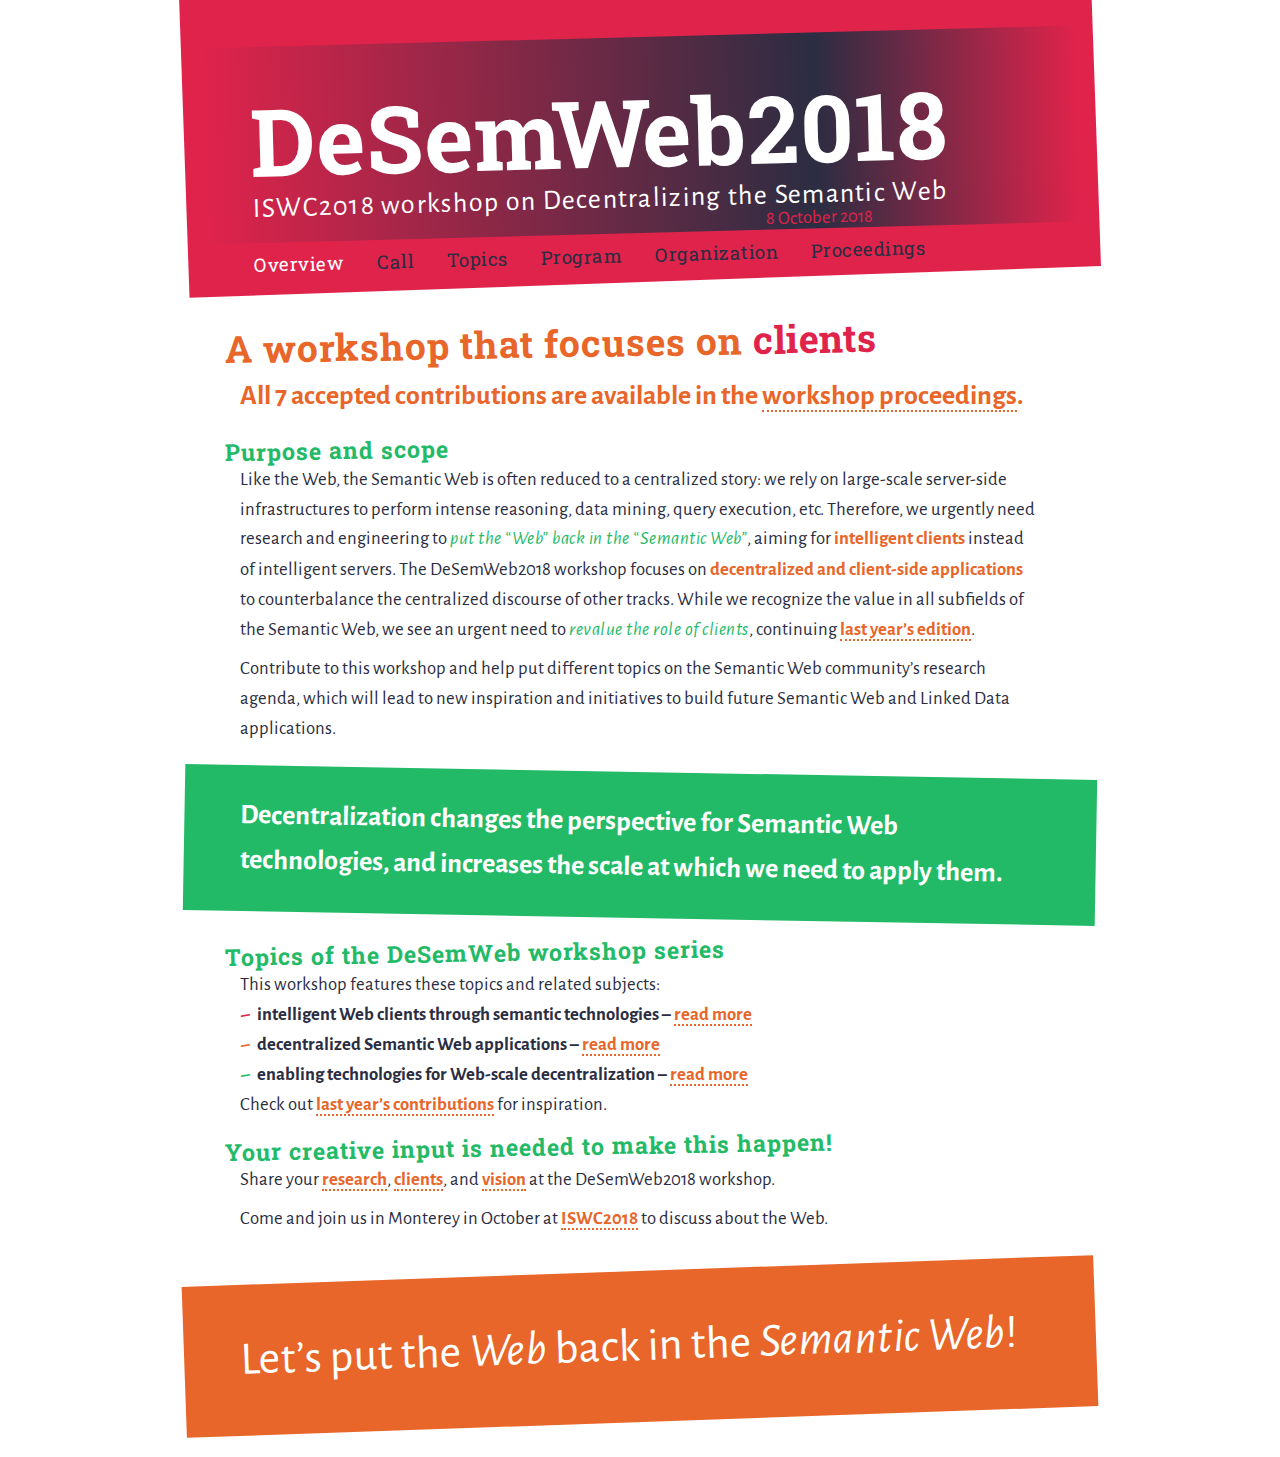
<file: index.html>
<!DOCTYPE HTML>
<html lang="en">
<head>

  <meta charset="utf-8">
  <title>DeSemWeb2018 - Overview</title>
  <link rel="stylesheet" href="styles/main.css">
  <link rel="stylesheet" href="//fonts.googleapis.com/css?family=Roboto+Slab:700%7CAlegreya+Sans:400,400i,700,700i">
  <meta name="viewport" content="width=device-width,initial-scale=1">
  
</head>
<body class="index">
  <header>
    <h1><a href="./">DeSe<span class="kern">mW</span>eb2018</a></h1>
    <p class="date">8 October 2018</p>
    <p class="full"><a href="http://iswc2018.semanticweb.org/">ISWC2018</a> workshop on Decentralizing the Semantic Web</p>
    <nav>
      <ul>
        
        <li class="current"><a href="./">Overview</a></li>
        
        <li><a href="contributions/">Call</a></li>
        
        <li><a href="topics/">Topics</a></li>
        
        <li><a href="program/">Program</a></li>
        
        <li><a href="organization/">Organization</a></li>
        
        <li><a href="proceedings/">Proceedings</a></li>
        
      </ul>
    </nav>
  </header>
  <main>
    <h1 id="aworkshop-that-focuses-onclients">A workshop that focuses on <em>clients</em>
</h1>

<div style="font-size: 1.5em">
  <p><strong>All 7 accepted contributions are available in the <a href="proceedings/">workshop proceedings</a>.</strong></p>
</div>

<h2 id="purpose-and-scope">Purpose and scope</h2>
<p>Like the Web,
the Semantic Web is often reduced to a centralized story:
we rely on large-scale server-side infrastructures
to perform intense reasoning, data mining, query execution, etc.
Therefore, we urgently need research and engineering
to <em>put the “Web” back in the “Semantic Web”</em>,
aiming for <strong>intelligent clients</strong> instead of intelligent servers.
The DeSemWeb2018 workshop focuses on <strong>decentralized and client-side applications</strong>
to counterbalance the centralized discourse of other tracks.
While we recognize the value in all subfields of the Semantic Web,
we see an urgent need to <em>revalue the role of clients</em>,
continuing <a href="http://iswc2017.desemweb.org/">last year’s edition</a>.</p>

<p>Contribute to this workshop
and help put different topics on the Semantic Web community’s research agenda,
which will lead to new inspiration and initiatives
to build future Semantic Web and Linked Data applications.</p>

<blockquote>
  <p>Decentralization changes the perspective
for Semantic Web technologies,
and increases the scale at which we need to apply them.</p>
</blockquote>

<h2 id="topics-of-the-desemweb-workshop-series">Topics of the DeSemWeb workshop series</h2>
<p>This workshop features these topics and related subjects:</p>

<ul>
  <li>intelligent Web clients through semantic technologies
– <a href="topics/#clients">read more</a>
</li>
  <li>decentralized Semantic Web applications
– <a href="topics/#applications">read more</a>
</li>
  <li>enabling technologies for Web-scale decentralization
– <a href="topics/#technologies">read more</a>
</li>
</ul>

<p>Check out <a href="http://iswc2017.desemweb.org/program/">last year’s contributions</a>
for inspiration.</p>

<h2 id="your-creative-input-is-needed-to-make-this-happen">Your creative input is needed to make this happen!</h2>
<p>Share your <a href="contributions/#research-articles">research</a>,
<a href="contributions/#client-challenge">clients</a>,
and <a href="contributions/#vision-statements">vision</a>
at the DeSemWeb2018 workshop.</p>

<p>Come and join us in Monterey in October at <a href="http://iswc2018.semanticweb.org/">ISWC2018</a>
to discuss about the Web.</p>

  </main>
  <footer>
    <p>Let’s put the <em>Web</em> back in the <em>Semantic Web</em>!</p>
  </footer>
</body>
</html>
</file>
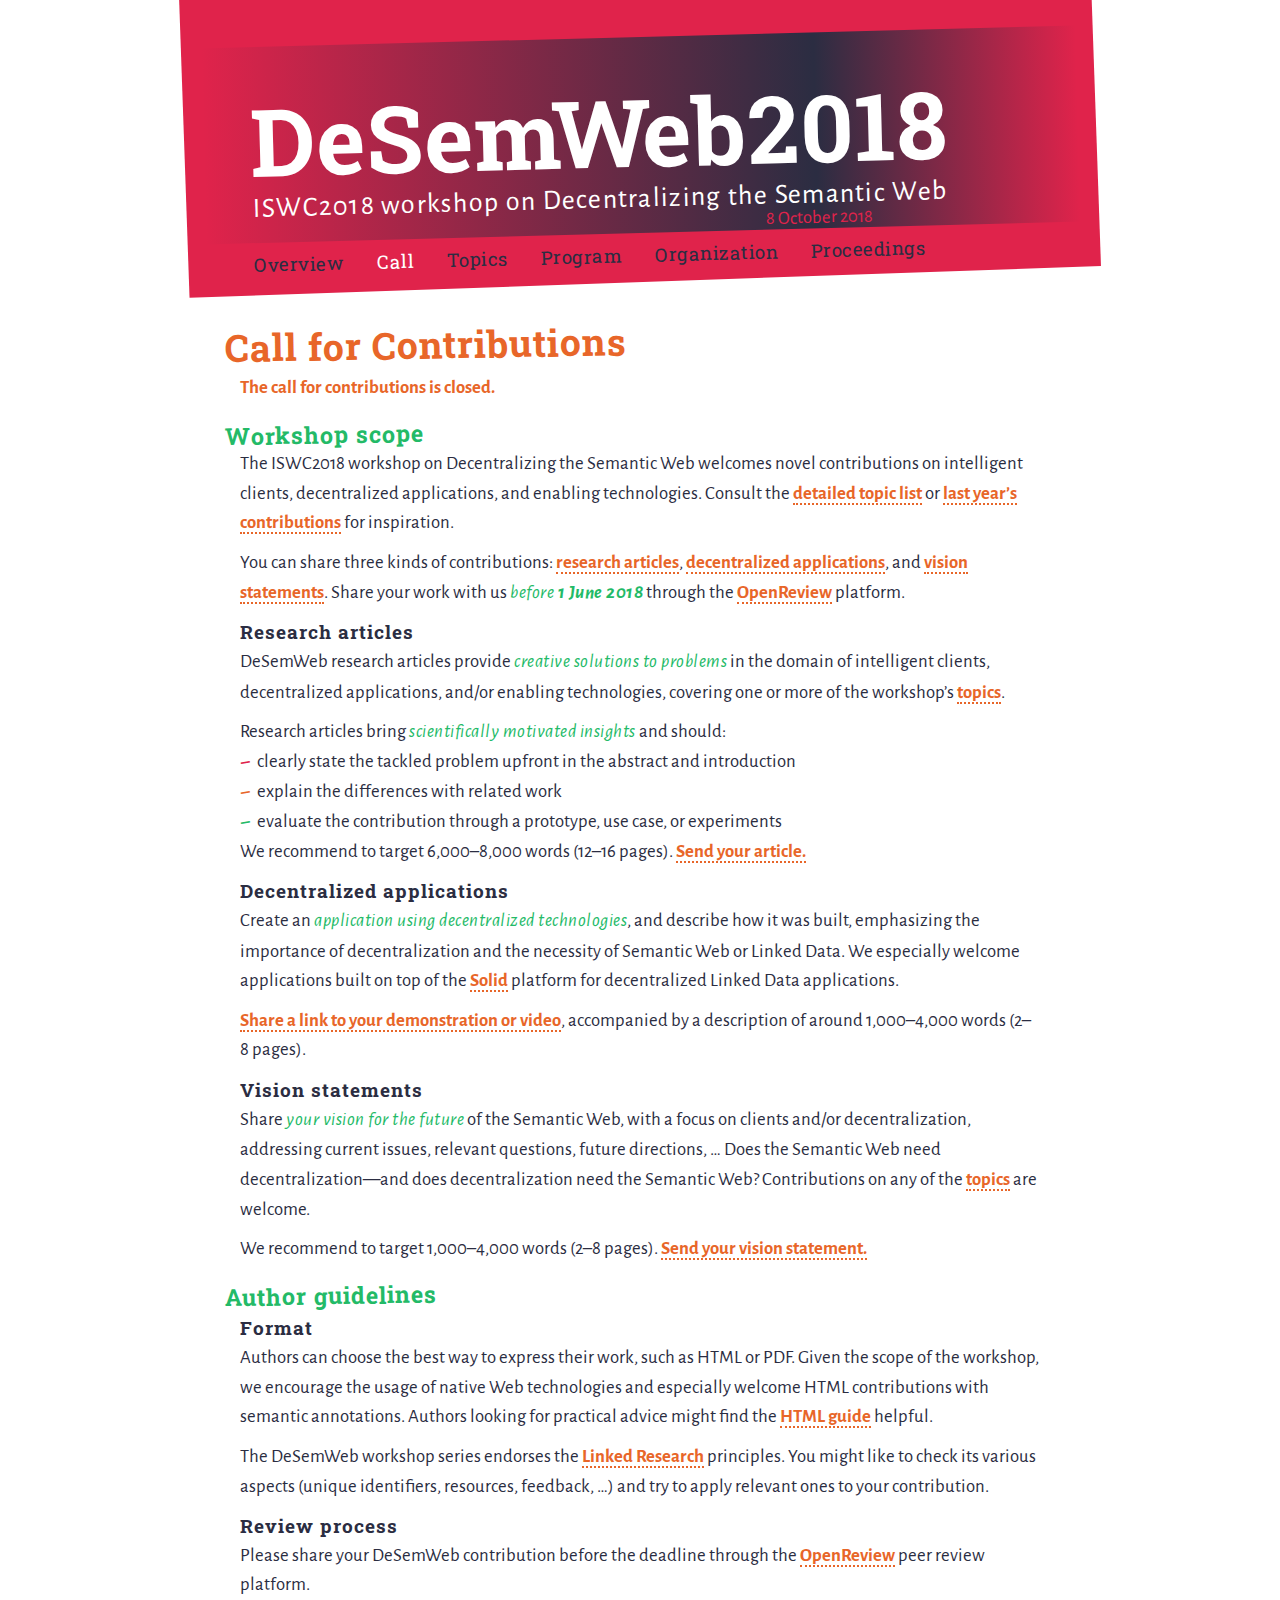
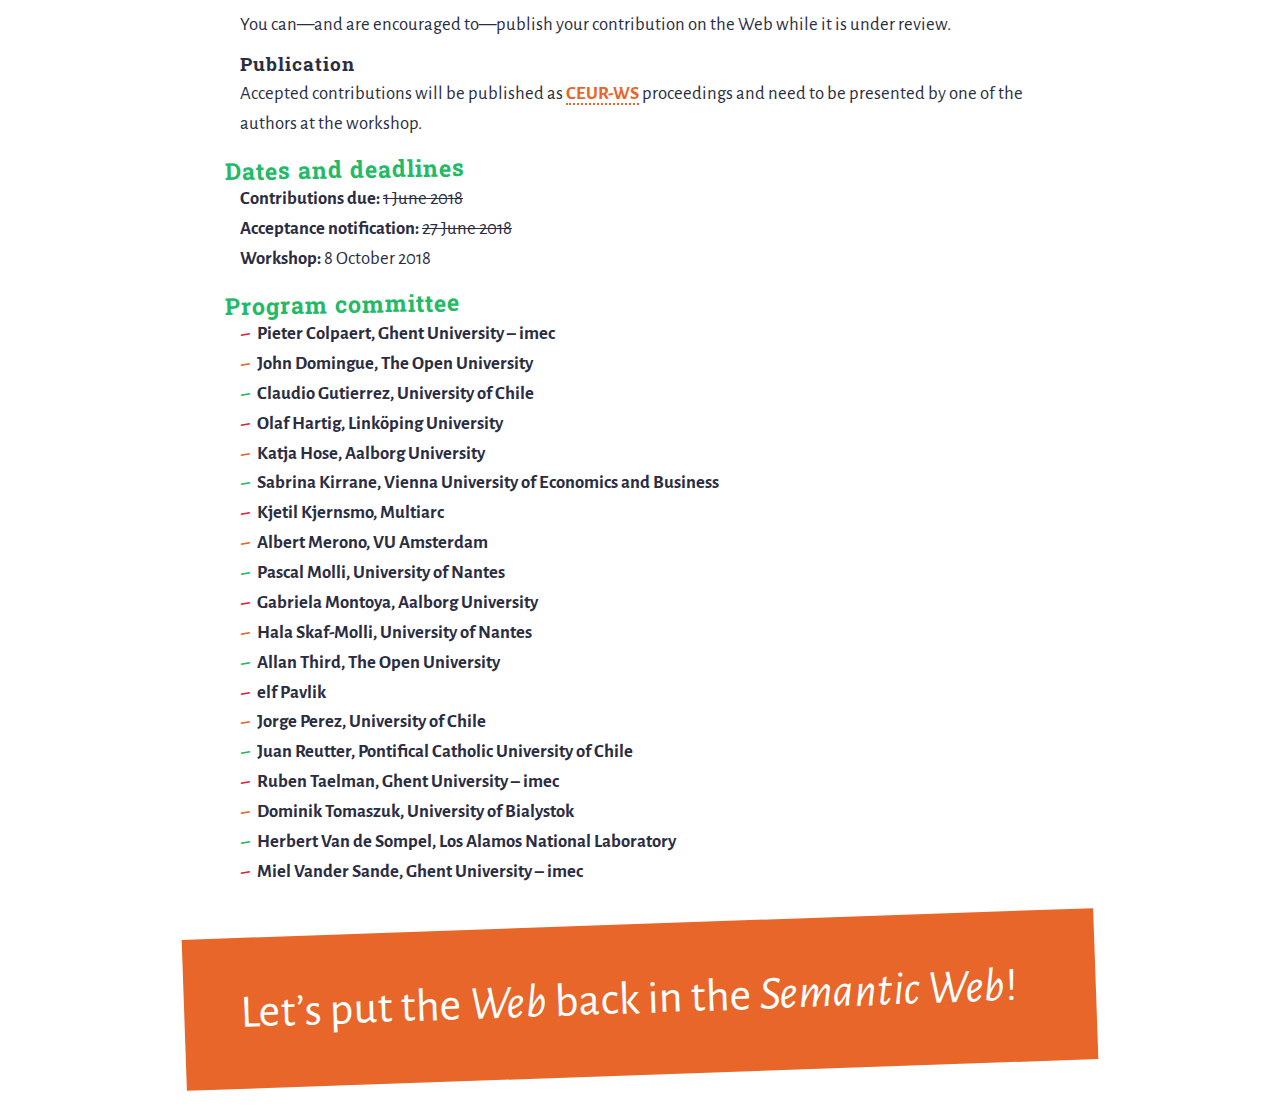
<file: contributions/index.html>
<!DOCTYPE HTML>
<html lang="en">
<head>

  <meta charset="utf-8">
  <title>DeSemWeb2018 - Call</title>
  <link rel="stylesheet" href="../styles/main.css">
  <link rel="stylesheet" href="//fonts.googleapis.com/css?family=Roboto+Slab:700%7CAlegreya+Sans:400,400i,700,700i">
  <meta name="viewport" content="width=device-width,initial-scale=1">
  
</head>
<body class="contributions">
  <header>
    <h1><a href="../">DeSe<span class="kern">mW</span>eb2018</a></h1>
    <p class="date">8 October 2018</p>
    <p class="full"><a href="http://iswc2018.semanticweb.org/">ISWC2018</a> workshop on Decentralizing the Semantic Web</p>
    <nav>
      <ul>
        
        <li><a href="../">Overview</a></li>
        
        <li class="current"><a href="./">Call</a></li>
        
        <li><a href="../topics/">Topics</a></li>
        
        <li><a href="../program/">Program</a></li>
        
        <li><a href="../organization/">Organization</a></li>
        
        <li><a href="../proceedings/">Proceedings</a></li>
        
      </ul>
    </nav>
  </header>
  <main>
    <h1 id="call-for-contributions">Call for Contributions</h1>
<p><strong>The call for contributions is closed.</strong></p>

<h2 id="workshop-scope">Workshop scope</h2>
<p>The ISWC2018 workshop on Decentralizing the Semantic Web
welcomes novel contributions on intelligent clients,
decentralized applications, and enabling technologies.
Consult the <a href="../topics/">detailed topic list</a>
or <a href="http://iswc2017.desemweb.org/">last year’s contributions</a>
for inspiration.</p>

<p>You can share three kinds of contributions:
<a href="#research-articles">research articles</a>,
<a href="#decentralized-applications">decentralized applications</a>,
and <a href="#vision-statements">vision statements</a>.
Share your work with us <em>before <strong>1 June 2018</strong></em>
through the <a href="https://openreview.net/group?id=swsa.semanticweb.org/ISWC/2018/DeSemWeb">OpenReview</a> platform.</p>

<h3 id="research-articles">Research articles</h3>
<p>DeSemWeb research articles provide <em>creative solutions to problems</em>
in the domain of intelligent clients, decentralized applications,
and/or enabling technologies,
covering one or more of the workshop’s <a href="../topics/">topics</a>.</p>

<p>Research articles bring <em>scientifically motivated insights</em> and should:</p>

<ul class="inline">
  <li>clearly state the tackled problem upfront in the abstract and introduction</li>
  <li>explain the differences with related work</li>
  <li>evaluate the contribution
through a prototype, use case, or experiments</li>
</ul>

<p>We recommend to target 6,000–8,000 words (12–16 pages).
<a href="https://openreview.net/group?id=swsa.semanticweb.org/ISWC/2018/DeSemWeb">Send your article.</a></p>

<h3 id="decentralized-applications">Decentralized applications</h3>
<p>Create an <em>application using decentralized technologies</em>,
and describe how it was built,
emphasizing the importance of decentralization
and the necessity of Semantic Web or Linked Data.
We especially welcome applications
built on top of the <a href="https://solid.mit.edu/">Solid</a> platform
for decentralized Linked Data applications.</p>

<p><a href="https://openreview.net/group?id=swsa.semanticweb.org/ISWC/2018/DeSemWeb">Share a link to your demonstration or video</a>,
accompanied by a description of around 1,000–4,000 words (2–8 pages).</p>

<h3 id="vision-statements">Vision statements</h3>
<p>Share <em>your vision for the future</em> of the Semantic Web,
with a focus on clients and/or decentralization,
addressing current issues, relevant questions, future directions, …
Does the Semantic Web need decentralization—and
does decentralization need the Semantic Web?
Contributions on any of the <a href="../topics/">topics</a> are welcome.</p>

<p>We recommend to target 1,000–4,000 words (2–8 pages).
<a href="https://openreview.net/group?id=swsa.semanticweb.org/ISWC/2018/DeSemWeb">Send your vision statement.</a></p>

<h2 id="author-guidelines">Author guidelines</h2>

<h3 id="format">Format</h3>
<p>Authors can choose the best way to express their work,
such as HTML or PDF.
Given the scope of the workshop,
we encourage the usage of native Web technologies
and especially welcome HTML contributions with semantic annotations.
Authors looking for practical advice might find the
<a href="http://iswc2018.semanticweb.org/calls/html-submission-guide/">HTML guide</a> helpful.</p>

<p>The DeSemWeb workshop series endorses the
<a href="https://linkedresearch.org/">Linked Research</a> principles.
You might like to check its various aspects
(unique identifiers, resources, feedback, …)
and try to apply relevant ones to your contribution.</p>

<h3 id="review-process">Review process</h3>
<p>Please share your DeSemWeb contribution before the deadline
through the <a href="https://openreview.net/group?id=swsa.semanticweb.org/ISWC/2018/DeSemWeb">OpenReview</a> peer review platform.</p>

<p>You can—and are encouraged to—publish your contribution on the Web
while it is under review.</p>

<h3 id="publication">Publication</h3>
<p>Accepted contributions will be published as <a href="http://ceur-ws.org/">CEUR-WS</a> proceedings
and need to be presented by one of the authors at the workshop.</p>

<h2 id="dates-and-deadlines">Dates and deadlines</h2>
<dl>
  <dt>Contributions due</dt>
  <dd><del>1 June 2018</del></dd>
  <dt>Acceptance notification</dt>
  <dd><del>27 June 2018</del></dd>
  <dt>Workshop</dt>
  <dd>8 October 2018</dd>
</dl>

<h2 id="program-committee">Program committee</h2>
<ul>
  <li>Pieter Colpaert, Ghent University – imec</li>
  <li>John Domingue, The Open University</li>
  <li>Claudio Gutierrez, University of Chile</li>
  <li>Olaf Hartig, Linköping University</li>
  <li>Katja Hose, Aalborg University</li>
  <li>Sabrina Kirrane, Vienna University of Economics and Business</li>
  <li>Kjetil Kjernsmo, Multiarc</li>
  <li>Albert Merono, VU Amsterdam</li>
  <li>Pascal Molli, University of Nantes</li>
  <li>Gabriela Montoya, Aalborg University</li>
  <li>Hala Skaf-Molli, University of Nantes</li>
  <li>Allan Third, The Open University</li>
  <li>elf Pavlik</li>
  <li>Jorge Perez, University of Chile</li>
  <li>Juan Reutter, Pontifical Catholic University of Chile</li>
  <li>Ruben Taelman, Ghent University – imec</li>
  <li>Dominik Tomaszuk, University of Bialystok</li>
  <li>Herbert Van de Sompel, Los Alamos National Laboratory</li>
  <li>Miel Vander Sande, Ghent University – imec</li>
</ul>

  </main>
  <footer>
    <p>Let’s put the <em>Web</em> back in the <em>Semantic Web</em>!</p>
  </footer>
</body>
</html>
</file>
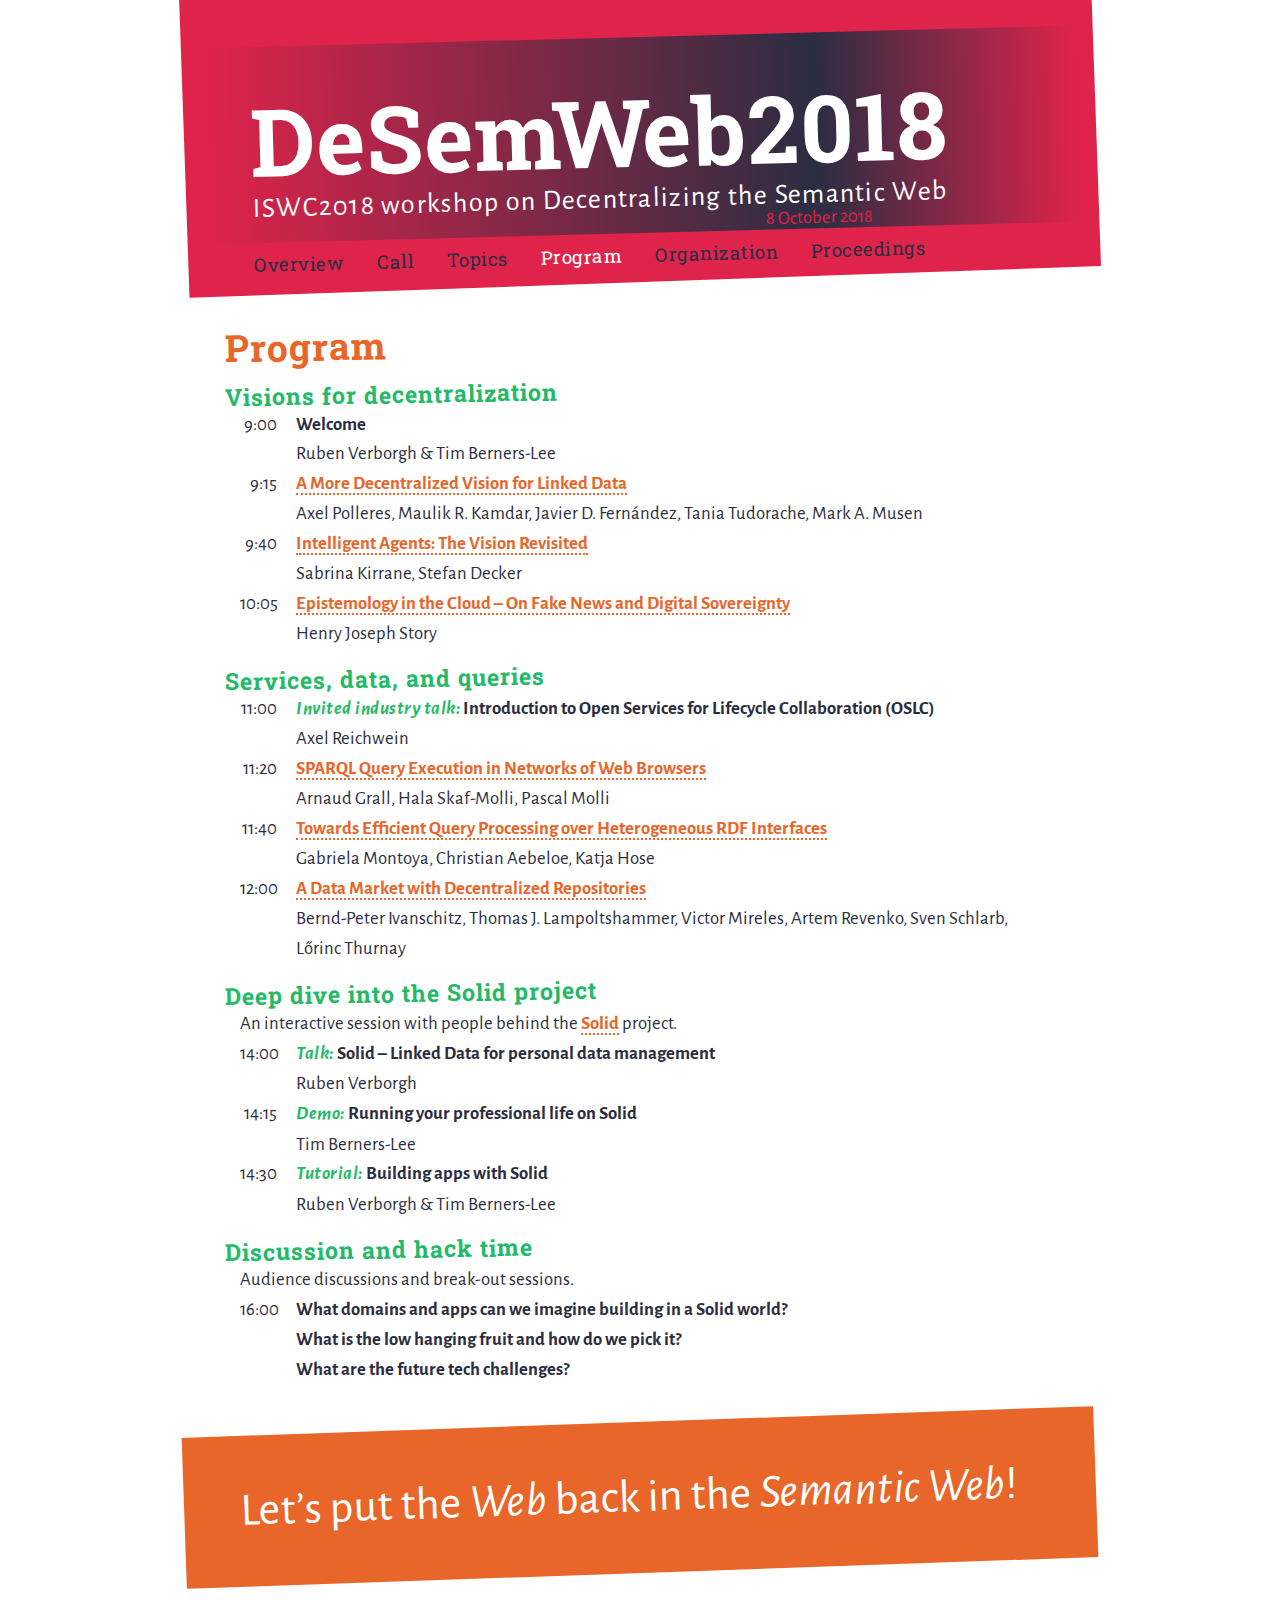
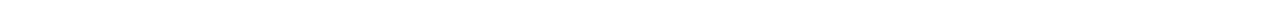
<file: program/index.html>
<!DOCTYPE HTML>
<html lang="en">
<head>

  <meta charset="utf-8">
  <title>DeSemWeb2018 - Program</title>
  <link rel="stylesheet" href="../styles/main.css">
  <link rel="stylesheet" href="//fonts.googleapis.com/css?family=Roboto+Slab:700%7CAlegreya+Sans:400,400i,700,700i">
  <meta name="viewport" content="width=device-width,initial-scale=1">
  
</head>
<body class="program">
  <header>
    <h1><a href="../">DeSe<span class="kern">mW</span>eb2018</a></h1>
    <p class="date">8 October 2018</p>
    <p class="full"><a href="http://iswc2018.semanticweb.org/">ISWC2018</a> workshop on Decentralizing the Semantic Web</p>
    <nav>
      <ul>
        
        <li><a href="../">Overview</a></li>
        
        <li><a href="../contributions/">Call</a></li>
        
        <li><a href="../topics/">Topics</a></li>
        
        <li class="current"><a href="./">Program</a></li>
        
        <li><a href="../organization/">Organization</a></li>
        
        <li><a href="../proceedings/">Proceedings</a></li>
        
      </ul>
    </nav>
  </header>
  <main>
    <h1 id="program">Program</h1>

<h2 id="visions-for-decentralization">Visions for decentralization</h2>
<dl>
  <dt>9:00</dt>
  <dd>Welcome
<span class="authors">Ruben Verborgh &amp; Tim Berners-Lee</span>
</dd>
  <dt>9:15</dt>
  <dd>
<a href="http://ceur-ws.org/Vol-2165/paper1.pdf">A More Decentralized Vision for Linked Data</a>
<span class="authors">Axel Polleres, Maulik R. Kamdar, Javier D. Fernández, Tania Tudorache, Mark A. Musen</span>
</dd>
  <dt>9:40</dt>
  <dd>
<a href="http://ceur-ws.org/Vol-2165/paper2.pdf">Intelligent Agents: The Vision Revisited</a>
<span class="authors">Sabrina Kirrane, Stefan Decker</span>
</dd>
  <dt>10:05</dt>
  <dd>
<a href="http://ceur-ws.org/Vol-2165/paper7.pdf">Epistemology in the Cloud – On Fake News and Digital Sovereignty</a>
<span class="authors">Henry Joseph Story</span>
</dd>
</dl>

<h2 id="services-data-and-queries">Services, data, and queries</h2>
<dl>
  <dt>11:00</dt>
  <dd>
<em>Invited industry talk:</em> Introduction to Open Services for Lifecycle Collaboration (OSLC)
<span class="authors">Axel Reichwein</span>
</dd>
  <dt>11:20</dt>
  <dd>
<a href="http://ceur-ws.org/Vol-2165/paper3.pdf">SPARQL Query Execution in Networks of Web Browsers</a>
<span class="authors">Arnaud Grall, Hala Skaf-Molli, Pascal Molli</span>
</dd>
  <dt>11:40</dt>
  <dd>
<a href="http://ceur-ws.org/Vol-2165/paper4.pdf">Towards Efficient Query Processing over Heterogeneous RDF Interfaces</a>
<span class="authors">Gabriela Montoya, Christian Aebeloe, Katja Hose</span>
</dd>
  <dt>12:00</dt>
  <dd>
<a href="http://ceur-ws.org/Vol-2165/paper6.pdf">A Data Market with Decentralized Repositories</a>
<span class="authors">Bernd-Peter Ivanschitz, Thomas J. Lampoltshammer, Victor Mireles, Artem Revenko, Sven Schlarb, Lőrinc Thurnay</span>
</dd>
</dl>

<h2 id="deep-dive-into-the-solid-project">Deep dive into the Solid project</h2>
<p>An interactive session with
people behind the <a href="https://solid.mit.edu/">Solid</a> project.</p>

<dl>
  <dt>14:00</dt>
  <dd>
<em>Talk:</em> Solid – Linked Data for personal data management
<span class="authors">Ruben Verborgh</span>
</dd>
  <dt>14:15</dt>
  <dd>
<em>Demo:</em> Running your professional life on Solid
<span class="authors">Tim Berners-Lee</span>
</dd>
  <dt>14:30</dt>
  <dd>
<em>Tutorial:</em> Building apps with Solid
<span class="authors">Ruben Verborgh &amp; Tim Berners-Lee</span>
</dd>
</dl>

<h2 id="discussion-and-hack-time">Discussion and hack time</h2>
<p>Audience discussions and break-out sessions.</p>

<dl>
  <dt>16:00</dt>
  <dd>What domains and apps can we imagine building in a Solid world?</dd>
  <dd>What is the low hanging fruit and how do we pick it?</dd>
  <dd>What are the future tech challenges?</dd>
</dl>

  </main>
  <footer>
    <p>Let’s put the <em>Web</em> back in the <em>Semantic Web</em>!</p>
  </footer>
</body>
</html>
</file>
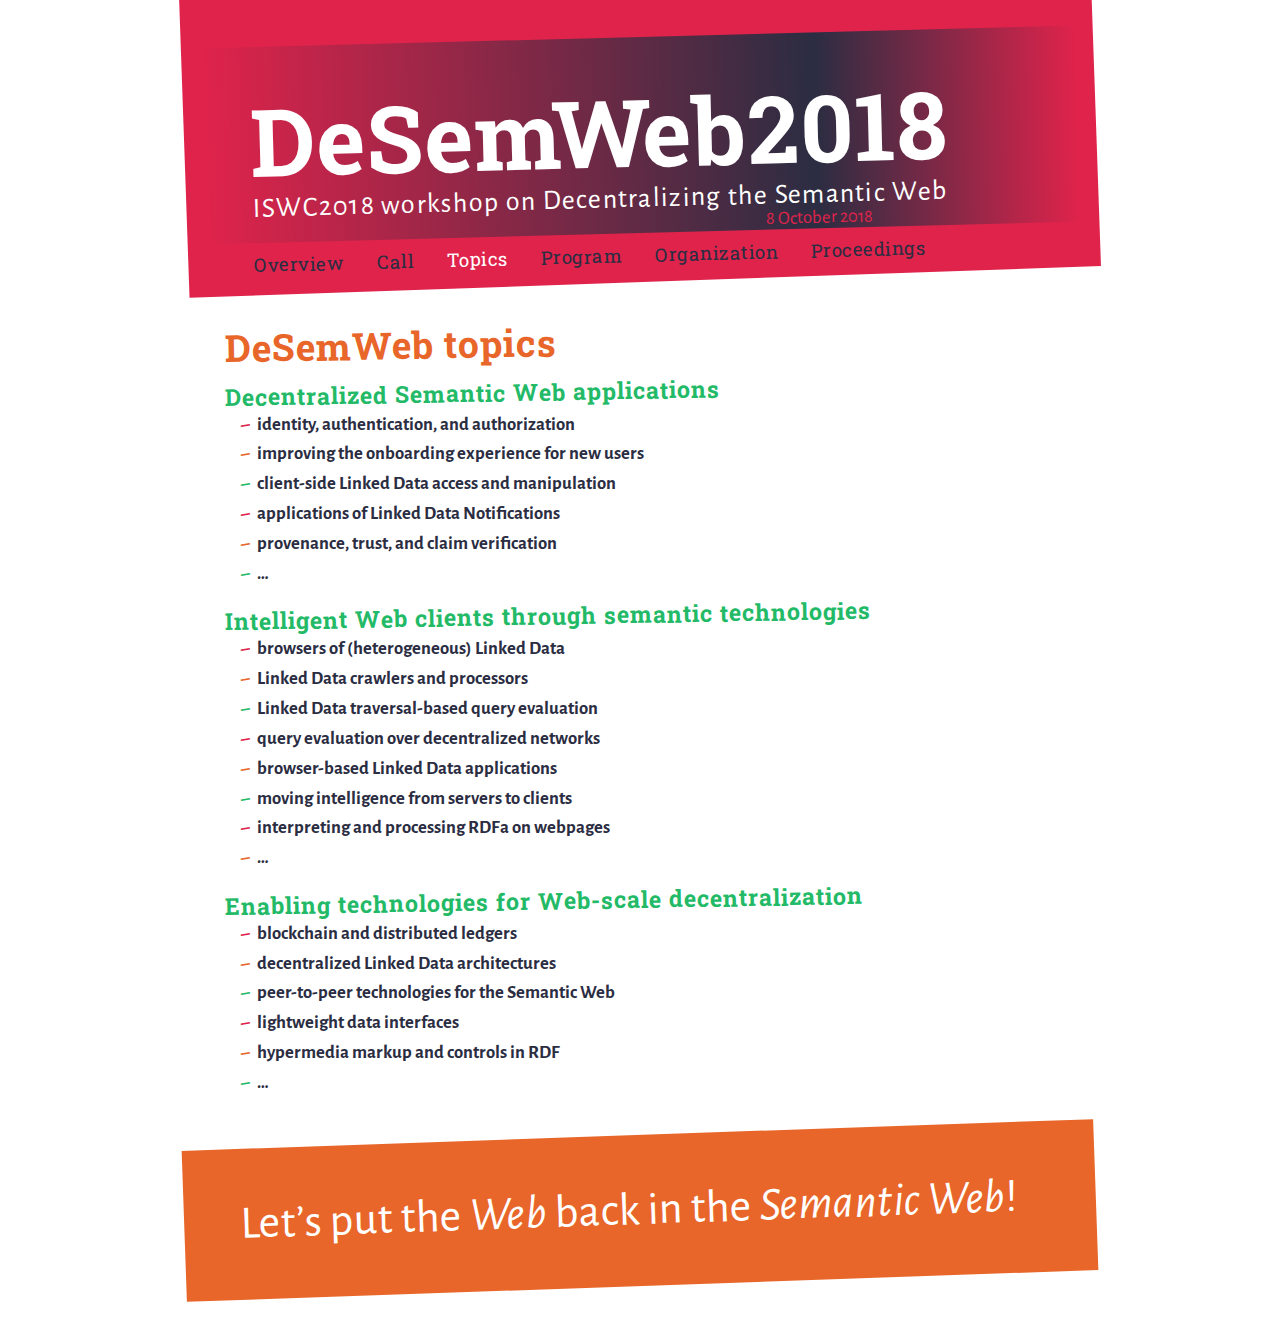
<file: topics/index.html>
<!DOCTYPE HTML>
<html lang="en">
<head>

  <meta charset="utf-8">
  <title>DeSemWeb2018 - Topics</title>
  <link rel="stylesheet" href="../styles/main.css">
  <link rel="stylesheet" href="//fonts.googleapis.com/css?family=Roboto+Slab:700%7CAlegreya+Sans:400,400i,700,700i">
  <meta name="viewport" content="width=device-width,initial-scale=1">
  
</head>
<body class="topics">
  <header>
    <h1><a href="../">DeSe<span class="kern">mW</span>eb2018</a></h1>
    <p class="date">8 October 2018</p>
    <p class="full"><a href="http://iswc2018.semanticweb.org/">ISWC2018</a> workshop on Decentralizing the Semantic Web</p>
    <nav>
      <ul>
        
        <li><a href="../">Overview</a></li>
        
        <li><a href="../contributions/">Call</a></li>
        
        <li class="current"><a href="./">Topics</a></li>
        
        <li><a href="../program/">Program</a></li>
        
        <li><a href="../organization/">Organization</a></li>
        
        <li><a href="../proceedings/">Proceedings</a></li>
        
      </ul>
    </nav>
  </header>
  <main>
    <h1 id="desemweb-topics">DeSemWeb topics</h1>

<h2 id="applications">Decentralized Semantic Web applications</h2>
<ul>
  <li>identity, authentication, and authorization</li>
  <li>improving the onboarding experience for new users</li>
  <li>client-side Linked Data access and manipulation</li>
  <li>applications of Linked Data Notifications</li>
  <li>provenance, trust, and claim verification</li>
  <li>…</li>
</ul>

<h2 id="clients">Intelligent Web clients through semantic technologies</h2>

<ul>
  <li>browsers of (heterogeneous) Linked Data</li>
  <li>Linked Data crawlers and processors</li>
  <li>Linked Data traversal-based query evaluation</li>
  <li>query evaluation over decentralized networks</li>
  <li>browser-based Linked Data applications</li>
  <li>moving intelligence from servers to clients</li>
  <li>interpreting and processing RDFa on webpages</li>
  <li>…</li>
</ul>

<h2 id="technologies">Enabling technologies for Web-scale decentralization</h2>
<ul>
  <li>blockchain and distributed ledgers</li>
  <li>decentralized Linked Data architectures</li>
  <li>peer-to-peer technologies for the Semantic Web</li>
  <li>lightweight data interfaces</li>
  <li>hypermedia markup and controls in RDF</li>
  <li>…</li>
</ul>

  </main>
  <footer>
    <p>Let’s put the <em>Web</em> back in the <em>Semantic Web</em>!</p>
  </footer>
</body>
</html>
</file>
<file: styles/main.css>
html,body,div,span,applet,object,iframe,h1,h2,h3,h4,h5,h6,p,blockquote,pre,a,abbr,acronym,address,big,cite,code,del,dfn,em,img,ins,kbd,q,s,samp,small,strike,strong,sub,sup,tt,var,b,u,i,center,dl,dt,dd,ol,ul,li,fieldset,form,label,legend,table,caption,tbody,tfoot,thead,tr,th,td,article,aside,canvas,details,embed,figure,figcaption,footer,header,hgroup,menu,nav,output,ruby,section,summary,time,mark,audio,video{margin:0;padding:0;border:0;font-size:100%;font:inherit;vertical-align:baseline}article,aside,details,figcaption,figure,footer,header,hgroup,menu,nav,section{display:block}body{line-height:1}ol,ul{list-style:none}blockquote,q{quotes:none}blockquote:before,blockquote:after,q:before,q:after{content:'';content:none}table{border-collapse:collapse;border-spacing:0}body{font:14pt/1.6 "Alegreya Sans",sans-serif;max-width:800px;margin:1em auto 0;padding:0 30px;color:#2b2d42}a{text-decoration:none}h1,h2,h3{font-family:"Roboto Slab",sans-serif;font-weight:bold;letter-spacing:1px}em{font-style:italic;font-size:1.02em;letter-spacing:.5px}em,em strong{color:#23ba67}strong{font-weight:bold;color:#e86629}header{position:relative;background:#e0234b;padding:3em 1em .5em;margin:-2em -3em 2em;-webkit-transform:rotate(-2deg);transform:rotate(-2deg)}header *{color:#fff}header>*{-webkit-transform:rotate(0.5deg);transform:rotate(0.5deg)}header h1{font-size:5em;margin:0;padding:.2em .5em .3em;background:-webkit-gradient(linear, right top, left top, from(transparent), color-stop(30%, #2b2d42), to(transparent));background:linear-gradient(to left, transparent 0%, #2b2d42 30%, transparent 100%)}header h1 .kern{letter-spacing:-.1em}header p.full{font-size:1.5em;letter-spacing:.1ex;margin:-2em 0 0 1.7em}header p.date{position:absolute;color:#e0234b;margin:-1.3em 0 0 30em}header h1 a:hover,header p a:hover{text-decoration:underline;-webkit-animation:blur .2s;animation:blur .2s}header nav ul{margin:1em 0 0 2.5em}header nav li{font-family:"Roboto Slab",sans-serif;letter-spacing:.5px;display:inline;margin-right:1.6em}header nav li a{color:#2b2d42}header nav li a:hover{color:#fff;-webkit-animation:blur .2s;animation:blur .2s}header nav li.current a{color:#fff}main a{font-weight:bold;color:#e86629;text-decoration:none;border-bottom:2px dotted}main a:hover{color:#e0234b;border-bottom-style:solid;-webkit-animation:blur .2s;animation:blur .2s}main p+p{margin-top:.5em}main h1,main h2{-webkit-transform:rotate(-1deg);transform:rotate(-1deg);margin:0.5em -15px 0.25em;line-height:1.2}main h1{font-size:2em;line-height:1.2}main h1,main h1 a{color:#e86629}main h1 em{font-style:normal;color:#e0234b}main h2{font-size:1.25em}main h2,main h2 a{color:#23ba67}main h3{margin-top:.5em}p+main ul,p+main ol{margin:0.5em 15px}main ul ul,main ul ol,main ol ul,main ol ol{margin:0 0 0 30px}main li{font-weight:bold;text-indent:-7.5px;margin-left:15px}main li:before{color:#23ba67;font-weight:bold;display:inline-block;margin-right:7.5px}main li:nth-child(3n+1):before{color:#e0234b}main li:nth-child(3n+2):before{color:#e86629}main ul li:before{content:'–';-webkit-transform:rotate(-10deg);transform:rotate(-10deg)}main ol{counter-reset:ol}main ol li:before{counter-increment:ol;content:counter(ol);-webkit-transform:rotate(-5deg);transform:rotate(-5deg)}main dl dt{font-weight:bold;float:left;clear:left}main dl dt:after{content:': '}main dl .authors{display:block;font-weight:normal}main blockquote{background:#23ba67;padding:1.5em 3em;margin:1.5em -3em 1em;-webkit-transform:rotate(1deg);transform:rotate(1deg)}main blockquote,main blockquote *{color:#fff}main blockquote>p{font-weight:bold;font-size:1.5em}main blockquote>footer{margin-top:.5em;font-style:italic;letter-spacing:.5px;font-size:1.1em;text-align:right}main blockquote>footer:before{content:"—"}body>footer{background:#e86629;padding:2em 3em;margin:2em -3em 0;-webkit-transform:rotate(-2deg);transform:rotate(-2deg)}body>footer p{font-size:2.5em}body>footer p,body>footer p *{color:#fff}body>footer:hover{-webkit-animation:blur .5s;animation:blur .5s}@-webkit-keyframes blur{0%{-webkit-filter:blur(0px);filter:blur(0px)}70%{-webkit-filter:blur(3px);filter:blur(3px)}100%{-webkit-filter:blur(0px);filter:blur(0px)}}@keyframes blur{0%{-webkit-filter:blur(0px);filter:blur(0px)}70%{-webkit-filter:blur(3px);filter:blur(3px)}100%{-webkit-filter:blur(0px);filter:blur(0px)}}img.profile{width:6em;float:right;margin-left:1em;border:5px solid #e0234b;background:#e0234b;-webkit-transform:rotate(-5deg);transform:rotate(-5deg)}.affiliation{display:inline;font-weight:bold}.email{display:inline;margin-left:1em}.email:before{content:"("}.email:after{content:")"}body.contributions .inline li{font-weight:normal}body.program dt{font-weight:normal;text-align:right;width:2em;float:left;clear:left}body.program dt:after{content:""}body.program dd{font-weight:bold;margin-left:3em}@media screen and (max-width: 800px){header{padding:2em 1em .5em}header h1{font-size:3em;padding:0 .5em .3em}header p.full{font-size:1em;letter-spacing:.1ex;margin:-2em 0 0 1.5em}header p.date{display:none}header nav{font-size:.85em}header nav ul{margin:1em 0 0 2em}header nav li{margin-right:1.4em;letter-spacing:0}}@media screen and (max-width: 600px){body{font-size:12pt}}@media screen and (max-width: 500px){header{margin-bottom:0}header h1{margin:0;padding:0 .5em;font-size:2em}header p.full{display:none}main blockquote p{font-size:1.2em}}
</file>
